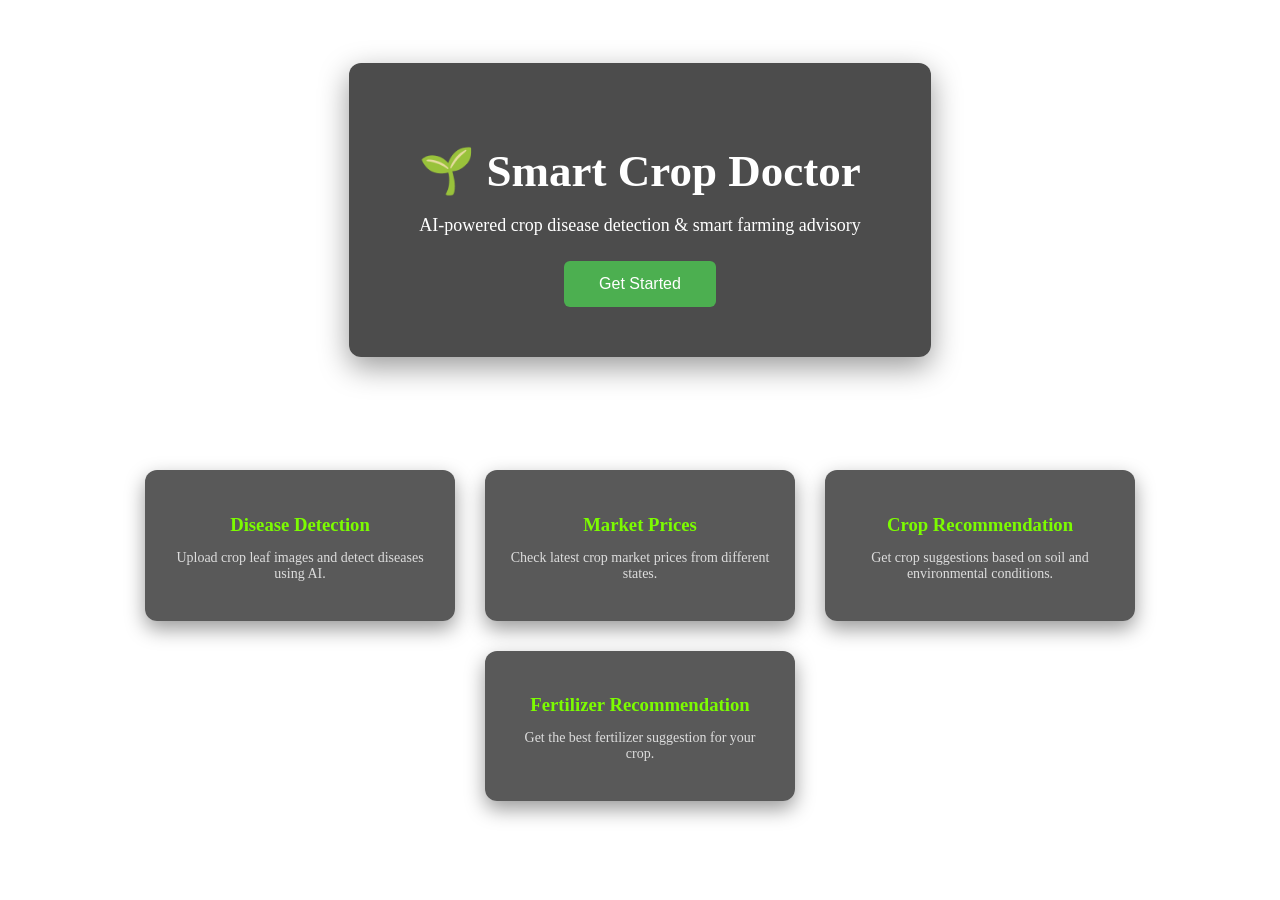
<file: index.html>
<!DOCTYPE html>
<html>

<head>

<title>Smart Crop Doctor</title>

<style>

body{
margin:0;
font-family:Segoe UI;
background:url("https://images.unsplash.com/photo-1500382017468-9049fed747ef") center/cover fixed;
color:white;
}

/* HERO */

.hero{
height:420px;
display:flex;
align-items:center;
justify-content:center;
}

.hero-box{
background:rgba(0,0,0,0.7);
padding:50px 70px;
border-radius:12px;
text-align:center;
box-shadow:0 10px 30px rgba(0,0,0,0.4);
}

.hero-box h1{
font-size:45px;
margin-bottom:10px;
}

.hero-box p{
font-size:18px;
margin-bottom:25px;
}

.hero-box button{
background:#4CAF50;
border:none;
padding:14px 35px;
color:white;
font-size:16px;
border-radius:6px;
cursor:pointer;
transition:0.3s;
}

.hero-box button:hover{
background:#2e7d32;
}

/* FEATURES */

.features{
margin-top:50px;
display:flex;
justify-content:center;
gap:30px;
flex-wrap:wrap;
padding-bottom:60px;
}

/* CARDS */

.card{
background:rgba(0,0,0,0.65);
width:260px;
padding:25px;
border-radius:12px;
text-align:center;
box-shadow:0 8px 20px rgba(0,0,0,0.4);
transition:0.3s;
}

.card:hover{
transform:translateY(-8px);
}

.card h3{
color:#7CFC00;
margin-bottom:10px;
}

.card p{
font-size:14px;
color:#ddd;
}

</style>

</head>

<body>

<!-- HERO SECTION -->

<div class="hero">

<div class="hero-box">

<h1>🌱 Smart Crop Doctor</h1>

<p>AI-powered crop disease detection & smart farming advisory</p>

<button onclick="window.location.href='/login'">Get Started</button>

</div>

</div>


<!-- FEATURES -->

<div class="features">

<div class="card">

<h3>Disease Detection</h3>

<p>Upload crop leaf images and detect diseases using AI.</p>

</div>

<div class="card">

<h3>Market Prices</h3>

<p>Check latest crop market prices from different states.</p>

</div>

<div class="card">

<h3>Crop Recommendation</h3>

<p>Get crop suggestions based on soil and environmental conditions.</p>

</div>

<div class="card">

<h3>Fertilizer Recommendation</h3>

<p>Get the best fertilizer suggestion for your crop.</p>

</div>

</div>

</body>

</html>
</file>
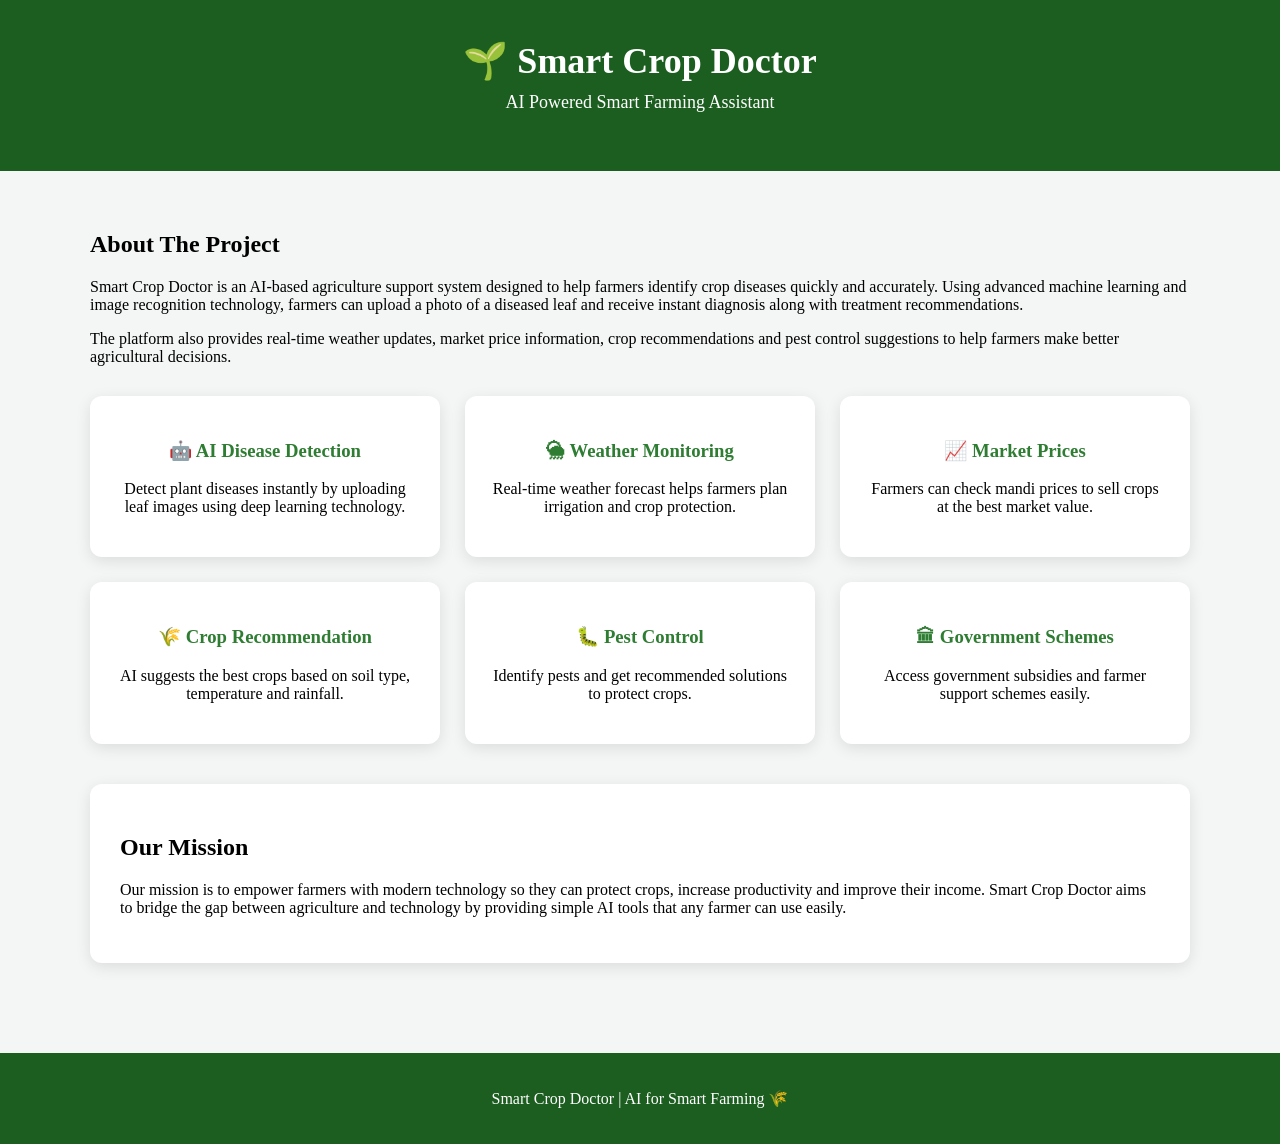
<file: about.html>
<!DOCTYPE html>
<html>
<head>

<title>About Smart Crop Doctor</title>

<style>

body{
margin:0;
font-family:Segoe UI;
background:#f4f6f5;
}

/* Header */

.header{
background:#1b5e20;
color:white;
padding:40px;
text-align:center;
}

.header h1{
margin:0;
font-size:36px;
}

.header p{
margin-top:10px;
font-size:18px;
}

/* Container */

.container{
max-width:1100px;
margin:auto;
padding:40px;
}

/* Cards */

.cards{
display:grid;
grid-template-columns:repeat(3,1fr);
gap:25px;
margin-top:30px;
}

.card{
background:white;
padding:25px;
border-radius:12px;
box-shadow:0 4px 15px rgba(0,0,0,0.1);
text-align:center;
}

.card h3{
color:#2e7d32;
}

/* Mission */

.mission{
background:white;
margin-top:40px;
padding:30px;
border-radius:12px;
box-shadow:0 4px 15px rgba(0,0,0,0.1);
}

/* Footer */

.footer{
margin-top:50px;
background:#1b5e20;
color:white;
text-align:center;
padding:20px;
}

</style>

</head>


<body>

<div class="header">

<h1>🌱 Smart Crop Doctor</h1>

<p>AI Powered Smart Farming Assistant</p>

</div>


<div class="container">

<h2>About The Project</h2>

<p>
Smart Crop Doctor is an AI-based agriculture support system designed to help farmers identify crop diseases quickly and accurately. 
Using advanced machine learning and image recognition technology, farmers can upload a photo of a diseased leaf and receive instant diagnosis along with treatment recommendations.
</p>

<p>
The platform also provides real-time weather updates, market price information, crop recommendations and pest control suggestions to help farmers make better agricultural decisions.
</p>


<div class="cards">

<div class="card">

<h3>🤖 AI Disease Detection</h3>

<p>Detect plant diseases instantly by uploading leaf images using deep learning technology.</p>

</div>


<div class="card">

<h3>🌦 Weather Monitoring</h3>

<p>Real-time weather forecast helps farmers plan irrigation and crop protection.</p>

</div>


<div class="card">

<h3>📈 Market Prices</h3>

<p>Farmers can check mandi prices to sell crops at the best market value.</p>

</div>


<div class="card">

<h3>🌾 Crop Recommendation</h3>

<p>AI suggests the best crops based on soil type, temperature and rainfall.</p>

</div>


<div class="card">

<h3>🐛 Pest Control</h3>

<p>Identify pests and get recommended solutions to protect crops.</p>

</div>


<div class="card">

<h3>🏛 Government Schemes</h3>

<p>Access government subsidies and farmer support schemes easily.</p>

</div>

</div>


<div class="mission">

<h2>Our Mission</h2>

<p>
Our mission is to empower farmers with modern technology so they can protect crops, increase productivity and improve their income. 
Smart Crop Doctor aims to bridge the gap between agriculture and technology by providing simple AI tools that any farmer can use easily.
</p>

</div>


</div>


<div class="footer">

<p>Smart Crop Doctor | AI for Smart Farming 🌾</p>

</div>


</body>
</html>
</file>
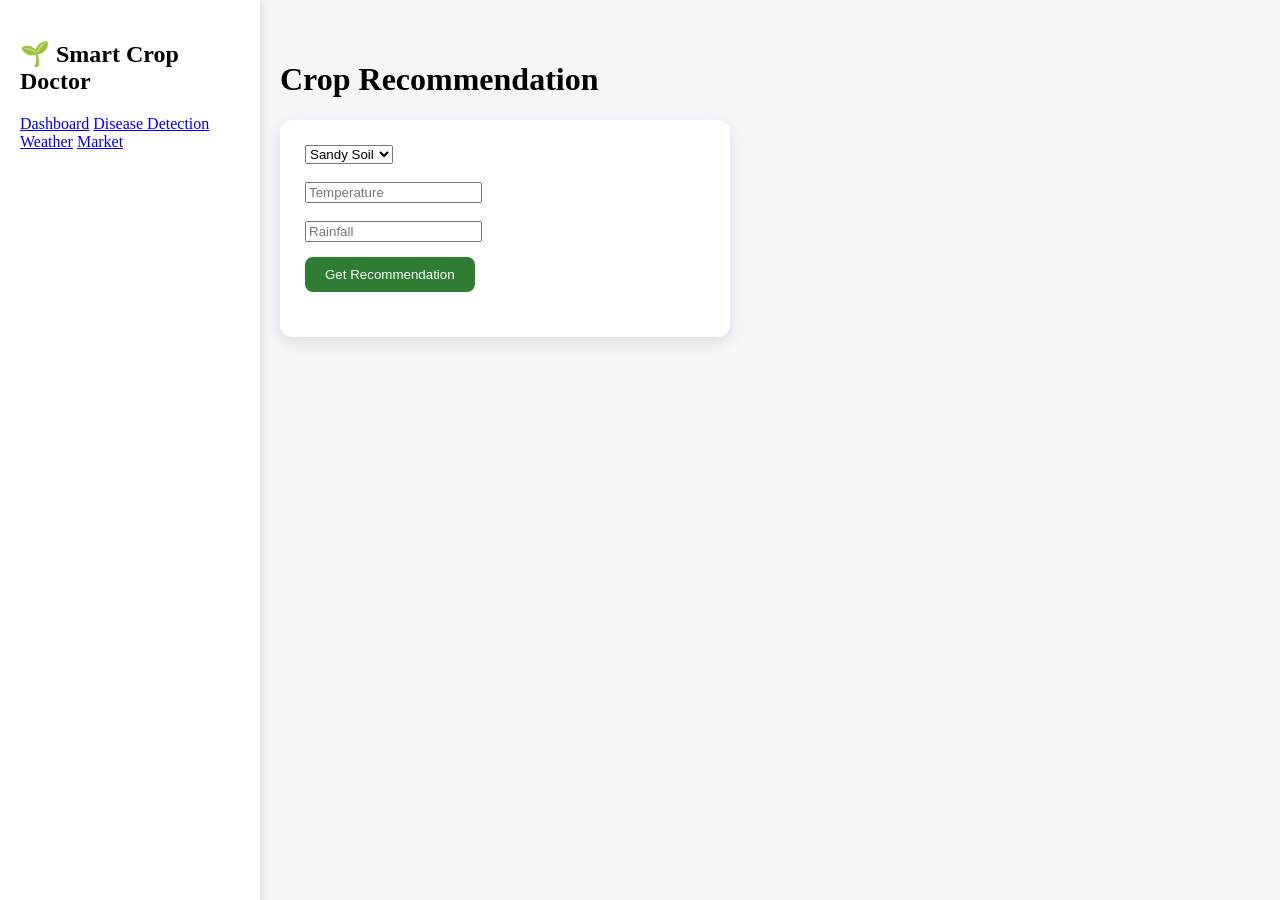
<file: crop.html>
<!DOCTYPE html>
<html>
<head>

<title>Crop Recommendation</title>

<style>

body{
font-family:Segoe UI;
background:#f4f6f9;
margin:0;
}

.sidebar{
width:220px;
height:100vh;
background:white;
position:fixed;
padding:20px;
box-shadow:2px 0 10px rgba(0,0,0,0.1);
}

.main{
margin-left:240px;
padding:40px;
}

.card{
background:white;
padding:25px;
border-radius:12px;
box-shadow:0 5px 15px rgba(0,0,0,0.1);
width:400px;
}

button{
background:#2e7d32;
color:white;
border:none;
padding:10px 20px;
border-radius:8px;
margin-top:15px;
cursor:pointer;
}

.result{
margin-top:20px;
font-weight:bold;
color:#2e7d32;
}

</style>

</head>

<body>

<div class="sidebar">

<h2>🌱 Smart Crop Doctor</h2>

<a href="/dashboard">Dashboard</a>
<a href="/detect">Disease Detection</a>
<a href="/weather">Weather</a>
<a href="/market">Market</a>

</div>

<div class="main">

<h1>Crop Recommendation</h1>

<div class="card">

<select id="soil">
<option value="sandy">Sandy Soil</option>
<option value="clay">Clay Soil</option>
<option value="loamy">Loamy Soil</option>
</select>

<br><br>

<input type="number" id="temp" placeholder="Temperature">

<br><br>

<input type="number" id="rain" placeholder="Rainfall">

<br>

<button onclick="recommend()">Get Recommendation</button>

<div class="result" id="result"></div>

</div>

</div>

<script>

function recommend(){

let soil=document.getElementById("soil").value
let temp=document.getElementById("temp").value

let crop=""

if(soil=="loamy" && temp>20){
crop="Rice 🌾"
}

else if(soil=="sandy"){
crop="Groundnut"
}

else{
crop="Wheat"
}

document.getElementById("result").innerHTML="Recommended Crop: "+crop

}

</script>

</body>
</html>
</file>
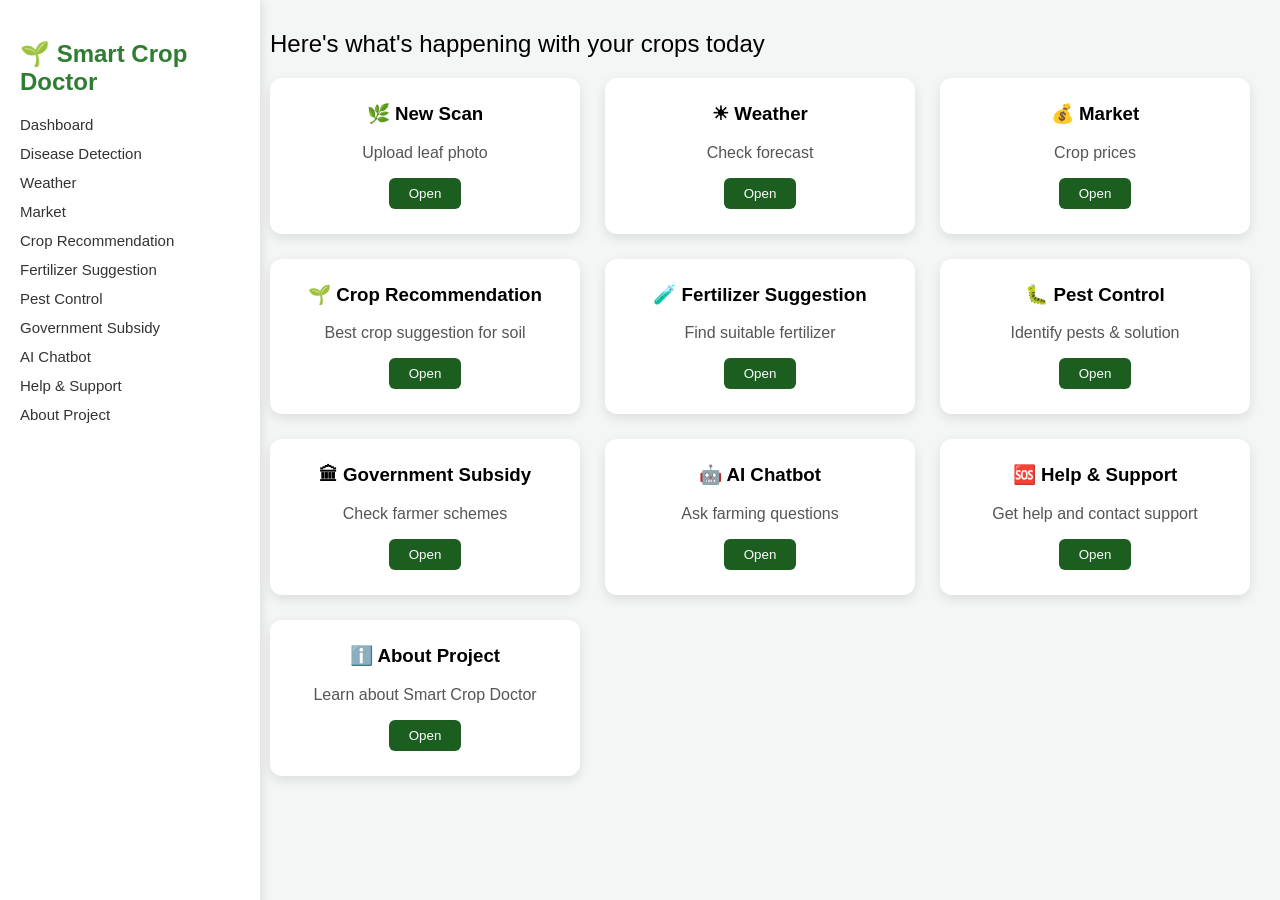
<file: dashboard.html>
<!DOCTYPE html>
<html>
<head>
<title>Smart Crop Doctor</title>

<style>

body{
margin:0;
font-family:Arial;
background:#f4f6f5;
}

/* Sidebar */

.sidebar{
width:220px;
height:100vh;
background:#ffffff;
position:fixed;
padding:20px;
box-shadow:2px 0 10px rgba(0,0,0,0.1);
}

.sidebar h2{
color:#2e7d32;
}

.sidebar a{
display:block;
margin:12px 0;
text-decoration:none;
color:#333;
font-size:15px;
}

/* Main */

.main{
margin-left:240px;
padding:30px;
}

.title{
font-size:24px;
margin-bottom:20px;
}

/* Cards */

.card-container{
display:grid;
grid-template-columns:repeat(3,1fr);
gap:25px;
}

.card{
background:white;
padding:25px;
border-radius:12px;
box-shadow:0 4px 12px rgba(0,0,0,0.1);
text-align:center;
}

.card h3{
margin-top:0;
}

.card p{
color:#555;
}

.card button{
background:#1b5e20;
color:white;
border:none;
padding:8px 20px;
border-radius:6px;
cursor:pointer;
}

.card button:hover{
background:#2e7d32;
}

</style>

</head>


<body>


<!-- Sidebar -->

<div class="sidebar">

<h2>🌱 Smart Crop Doctor</h2>

<a href="/dashboard">Dashboard</a>
<a href="/detect">Disease Detection</a>
<a href="/weather">Weather</a>
<a href="/market">Market</a>
<a href="/crop">Crop Recommendation</a>
<a href="/fertilizer">Fertilizer Suggestion</a>
<a href="/pest">Pest Control</a>
<a href="/subsidy">Government Subsidy</a>
<a href="/chatbot">AI Chatbot</a>
<a href="/help">Help & Support</a>
<a href="/about">About Project</a>

</div>


<!-- Main -->

<div class="main">

<div class="title">
Here's what's happening with your crops today
</div>


<div class="card-container">


<div class="card">
<h3>🌿 New Scan</h3>
<p>Upload leaf photo</p>
<a href="/detect">
<button>Open</button>
</a>
</div>


<div class="card">
<h3>☀ Weather</h3>
<p>Check forecast</p>
<a href="/weather">
<button>Open</button>
</a>
</div>


<div class="card">
<h3>💰 Market</h3>
<p>Crop prices</p>
<a href="/market">
<button>Open</button>
</a>
</div>


<div class="card">
<h3>🌱 Crop Recommendation</h3>
<p>Best crop suggestion for soil</p>
<a href="/crop">
<button>Open</button>
</a>
</div>


<div class="card">
<h3>🧪 Fertilizer Suggestion</h3>
<p>Find suitable fertilizer</p>
<a href="/fertilizer">
<button>Open</button>
</a>
</div>


<div class="card">
<h3>🐛 Pest Control</h3>
<p>Identify pests & solution</p>
<a href="/pest">
<button>Open</button>
</a>
</div>


<div class="card">
<h3>🏛 Government Subsidy</h3>
<p>Check farmer schemes</p>
<a href="/subsidy">
<button>Open</button>
</a>
</div>
<div class="card">

<h3>🤖 AI Chatbot</h3>

<p>Ask farming questions</p>

<a href="/chatbot">

<button>Open</button>

</a>

</div>


<div class="card">

<h3>🆘 Help & Support</h3>

<p>Get help and contact support</p>

<a href="/help">

<button>Open</button>

</a>

</div>


<div class="card">

<h3>ℹ️ About Project</h3>

<p>Learn about Smart Crop Doctor</p>

<a href="/about">

<button>Open</button>

</a>

</div>


</div>

</div>


</body>
</html>
</file>
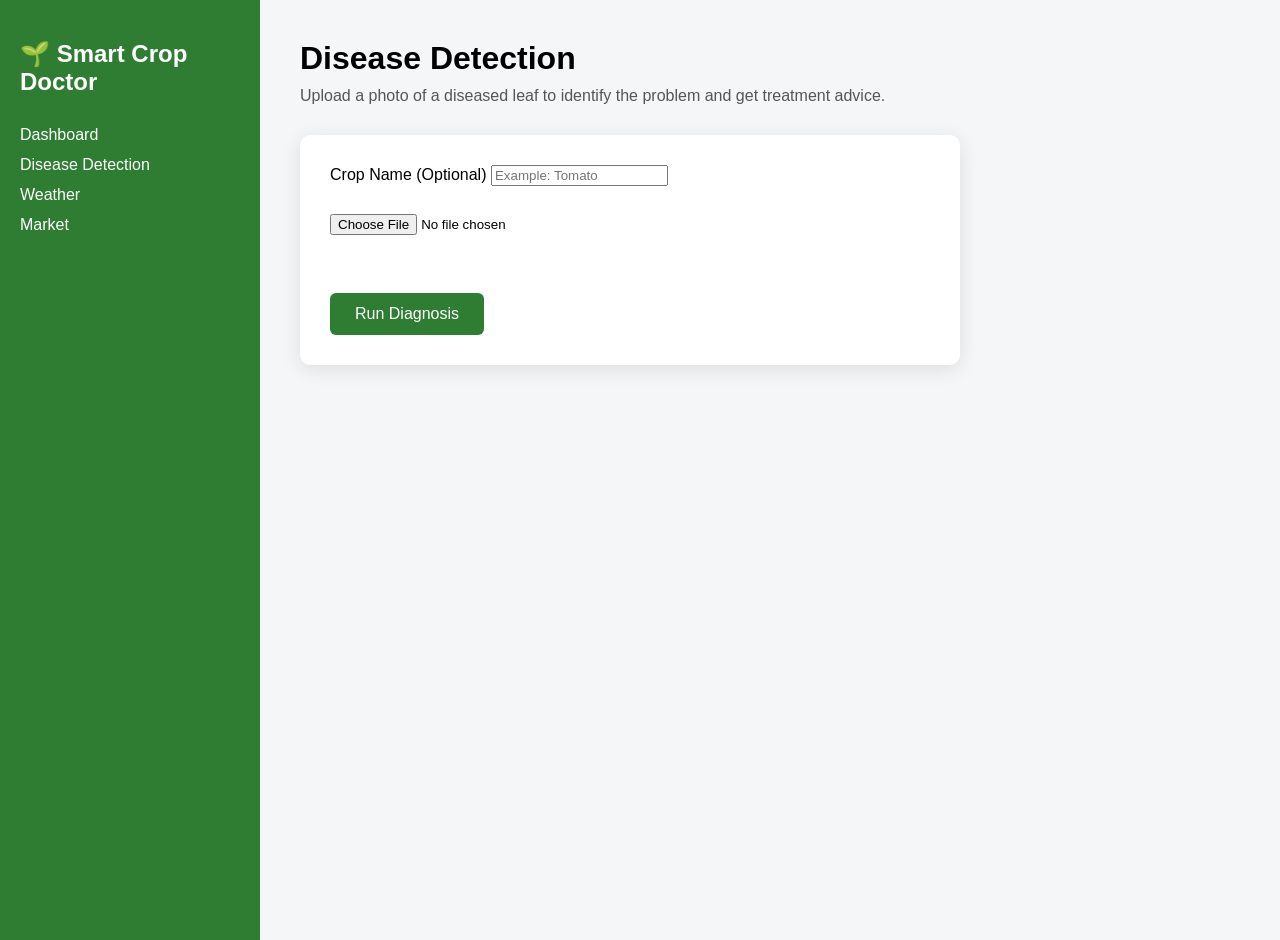
<file: detect.html>
<!DOCTYPE html>
<html>
<head>

<title>Disease Detection - Smart Crop Doctor</title>

<style>

body{
margin:0;
font-family:Arial;
background:#f4f6f8;
display:flex;
}

.sidebar{
width:220px;
background:#2e7d32;
height:100vh;
color:white;
padding:20px;
}

.sidebar h2{
margin-bottom:30px;
}

.sidebar a{
display:block;
color:white;
text-decoration:none;
margin:12px 0;
font-size:16px;
}

.sidebar a:hover{
text-decoration:underline;
}

.main{
flex:1;
padding:40px;
}

.title{
font-size:32px;
font-weight:bold;
margin-bottom:10px;
}

.subtitle{
color:#555;
margin-bottom:30px;
}

.upload-box{
background:white;
padding:30px;
border-radius:10px;
box-shadow:0 4px 20px rgba(0,0,0,0.1);
max-width:600px;
}

input[type="file"]{
margin-top:10px;
}

.preview{
margin-top:20px;
}

.preview img{
max-width:200px;
border-radius:8px;
}

button{
margin-top:20px;
padding:12px 25px;
background:#2e7d32;
color:white;
border:none;
border-radius:6px;
font-size:16px;
cursor:pointer;
}

button:hover{
background:#1b5e20;
}

.result-card{
background:white;
margin-top:30px;
padding:30px;
border-radius:10px;
box-shadow:0 5px 25px rgba(0,0,0,0.15);
max-width:650px;
}

.result-title{
font-size:30px;
color:#2e7d32;
font-weight:bold;
margin-bottom:10px;
}

.section{
margin-top:15px;
font-size:18px;
}

.label{
font-weight:bold;
}

</style>

</head>

<body>

<div class="sidebar">

<h2>🌱 Smart Crop Doctor</h2>

<a href="/dashboard">Dashboard</a>
<a href="/detect">Disease Detection</a>
<a href="/weather">Weather</a>
<a href="/market">Market</a>

</div>

<div class="main">

<div class="title">Disease Detection</div>

<div class="subtitle">
Upload a photo of a diseased leaf to identify the problem and get treatment advice.
</div>

<div class="upload-box">

<label>Crop Name (Optional)</label>
<input type="text" id="crop" placeholder="Example: Tomato">

<br><br>

<input type="file" id="imageInput" onchange="previewImage()">

<div class="preview">
<img id="previewImg">
</div>

<button onclick="detectDisease()">Run Diagnosis</button>

</div>

<div id="result"></div>

</div>

<script>

function previewImage(){

const file=document.getElementById("imageInput").files[0]

const reader=new FileReader()

reader.onload=function(){
document.getElementById("previewImg").src=reader.result
}

reader.readAsDataURL(file)

}

async function detectDisease(){

const file=document.getElementById("imageInput").files[0]

const formData=new FormData()

formData.append("file",file)

const response=await fetch("/detect",{
method:"POST",
body:formData
})

const data=await response.json()

document.getElementById("result").innerHTML=`

<div class="result-card">

<div class="result-title">
🌿 ${data.disease}
</div>

<div class="section">
<span class="label">Crop:</span> ${data.crop}
</div>

<div class="section">
<span class="label">Description:</span><br>
${data.description}
</div>

<div class="section">
<span class="label">Recommended Treatment:</span><br>
${data.treatment}
<div class="section">
<span class="label">AI Confidence:</span> ${data.confidence}%
</div>
</div>

</div>

`

}

</script>

</body>

</html>
</file>
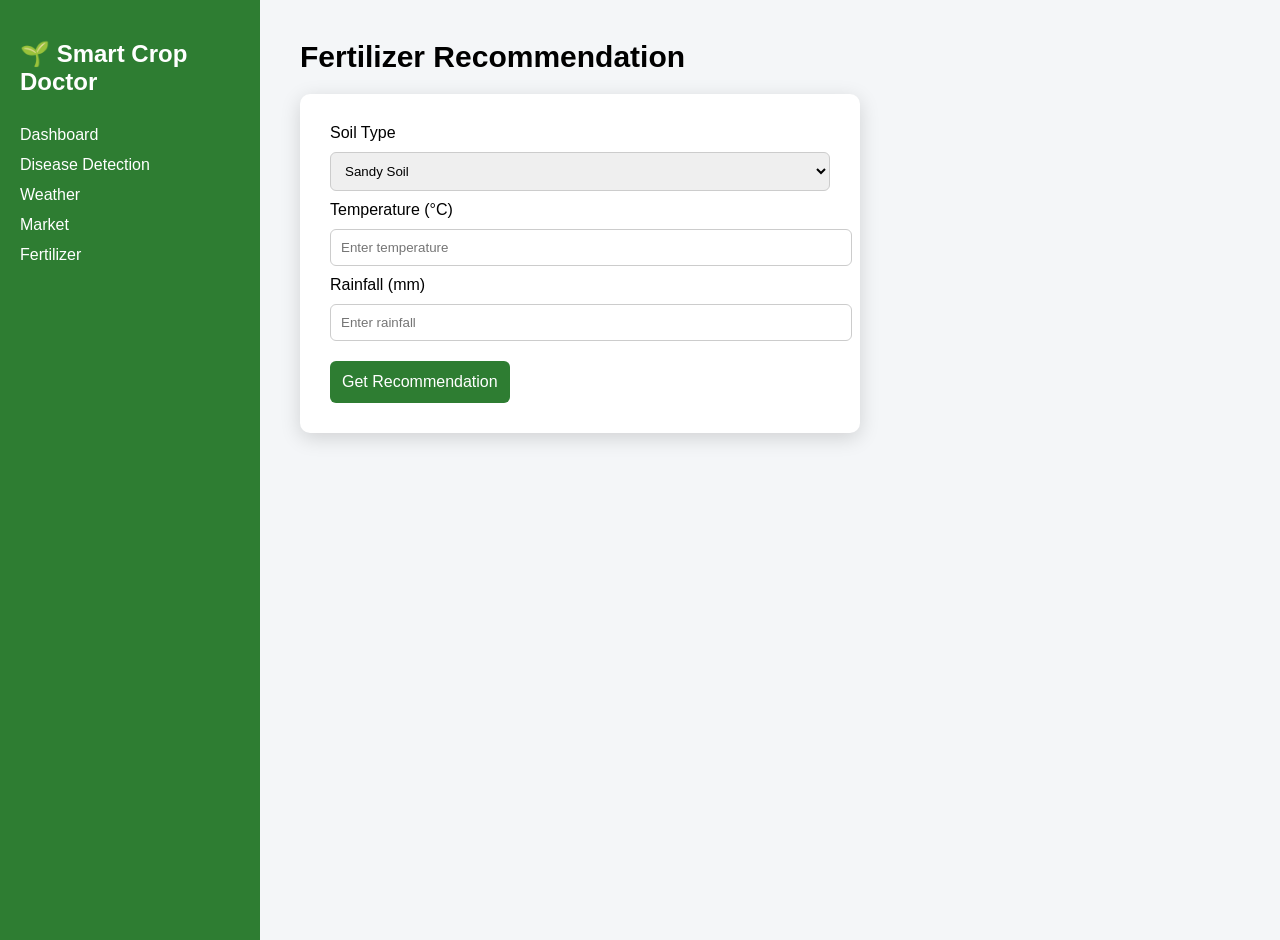
<file: fertilizer.html>
<!DOCTYPE html>
<html>

<head>

<title>Fertilizer Recommendation</title>

<style>

body{
margin:0;
font-family:Arial;
background:#f4f6f8;
display:flex;
}

.sidebar{
width:220px;
background:#2e7d32;
height:100vh;
color:white;
padding:20px;
}

.sidebar h2{
margin-bottom:30px;
}

.sidebar a{
display:block;
color:white;
text-decoration:none;
margin:12px 0;
font-size:16px;
}

.sidebar a:hover{
text-decoration:underline;
}

.main{
flex:1;
padding:40px;
}

.title{
font-size:30px;
font-weight:bold;
margin-bottom:20px;
}

.card{
background:white;
padding:30px;
border-radius:10px;
box-shadow:0 5px 20px rgba(0,0,0,0.15);
max-width:500px;
}

select,input{
width:100%;
padding:10px;
margin:10px 0;
border-radius:6px;
border:1px solid #ccc;
}

button{
margin-top:10px;
padding:12px;
background:#2e7d32;
color:white;
border:none;
border-radius:6px;
font-size:16px;
cursor:pointer;
}

button:hover{
background:#1b5e20;
}

.result-card{
background:white;
margin-top:30px;
padding:25px;
border-radius:10px;
box-shadow:0 5px 25px rgba(0,0,0,0.2);
max-width:500px;
}

.result-title{
font-size:24px;
color:#2e7d32;
font-weight:bold;
margin-bottom:10px;
}

</style>

</head>

<body>

<div class="sidebar">

<h2>🌱 Smart Crop Doctor</h2>

<a href="/dashboard">Dashboard</a>
<a href="/detect">Disease Detection</a>
<a href="/weather">Weather</a>
<a href="/market">Market</a>
<a href="/fertilizer">Fertilizer</a>

</div>


<div class="main">

<div class="title">Fertilizer Recommendation</div>

<div class="card">

<label>Soil Type</label>

<select id="soil">

<option>Sandy Soil</option>
<option>Clay Soil</option>
<option>Loamy Soil</option>

</select>


<label>Temperature (°C)</label>

<input type="number" id="temperature" placeholder="Enter temperature">


<label>Rainfall (mm)</label>

<input type="number" id="rainfall" placeholder="Enter rainfall">


<button onclick="getRecommendation()">Get Recommendation</button>

</div>


<div id="result"></div>

</div>


<script>

async function getRecommendation(){

const soil=document.getElementById("soil").value
const temp=document.getElementById("temperature").value
const rain=document.getElementById("rainfall").value

const response=await fetch("/fertilizer-recommend",{

method:"POST",

headers:{
"Content-Type":"application/json"
},

body:JSON.stringify({

soil:soil,
temperature:temp,
rainfall:rain

})

})

const data=await response.json()

document.getElementById("result").innerHTML=`

<div class="result-card">

<div class="result-title">Recommended Fertilizer</div>

<p><b>${data.fertilizer}</b></p>

<h4>Farmer Advice</h4>

<p>${data.advice}</p>

</div>

`

}

</script>

</body>

</html>
</file>
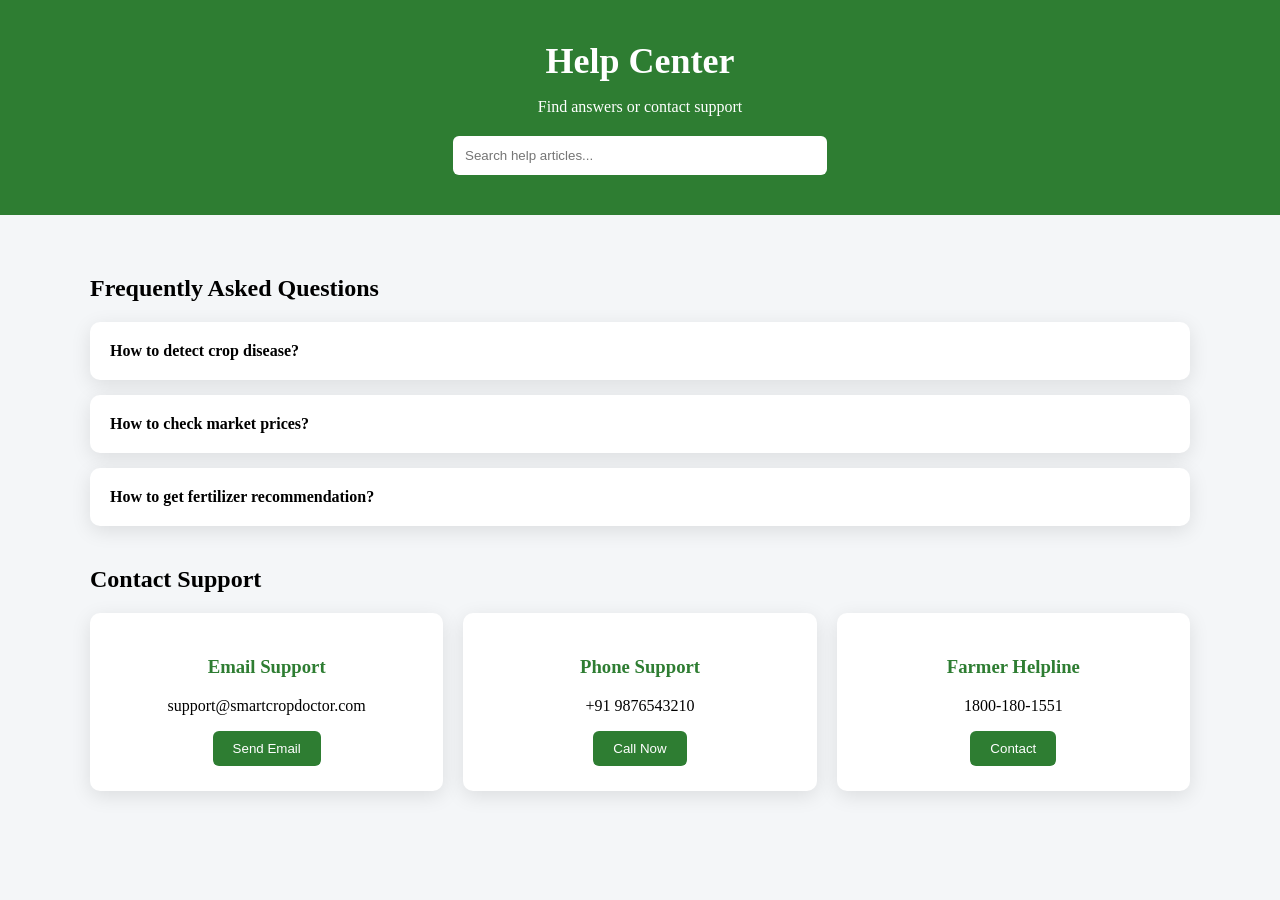
<file: help.html>
<!DOCTYPE html>
<html>

<head>

<title>Help Center</title>

<style>

body{
font-family:Segoe UI;
margin:0;
background:#f4f6f8;
}

.header{
background:#2e7d32;
color:white;
padding:40px;
text-align:center;
}

.header h1{
margin:0;
font-size:36px;
}

.search-box{
margin-top:20px;
}

.search-box input{
padding:12px;
width:350px;
border:none;
border-radius:6px;
}

.container{
max-width:1100px;
margin:auto;
padding:40px;
}

.section{
margin-bottom:40px;
}

.card{
background:white;
padding:20px;
border-radius:10px;
box-shadow:0 5px 20px rgba(0,0,0,0.1);
margin-bottom:15px;
}

.faq-question{
cursor:pointer;
font-weight:bold;
}

.faq-answer{
display:none;
margin-top:10px;
color:#555;
}

.contact-grid{
display:grid;
grid-template-columns:repeat(3,1fr);
gap:20px;
}

.contact-box{
background:white;
padding:25px;
border-radius:10px;
text-align:center;
box-shadow:0 5px 20px rgba(0,0,0,0.1);
}

.contact-box h3{
color:#2e7d32;
}

button{
background:#2e7d32;
color:white;
border:none;
padding:10px 20px;
border-radius:6px;
cursor:pointer;
}

button:hover{
background:#1b5e20;
}

</style>

</head>

<body>

<div class="header">

<h1>Help Center</h1>

<p>Find answers or contact support</p>

<div class="search-box">
<input placeholder="Search help articles...">
</div>

</div>


<div class="container">


<div class="section">

<h2>Frequently Asked Questions</h2>

<div class="card">
<div class="faq-question" onclick="toggle(this)">
How to detect crop disease?
</div>

<div class="faq-answer">
Go to Disease Detection page and upload crop leaf image.
</div>
</div>


<div class="card">
<div class="faq-question" onclick="toggle(this)">
How to check market prices?
</div>

<div class="faq-answer">
Enter crop name in Market Prices page to view latest prices.
</div>
</div>


<div class="card">
<div class="faq-question" onclick="toggle(this)">
How to get fertilizer recommendation?
</div>

<div class="faq-answer">
Enter soil type, rainfall and temperature in fertilizer page.
</div>
</div>

</div>


<div class="section">

<h2>Contact Support</h2>

<div class="contact-grid">

<div class="contact-box">
<h3>Email Support</h3>
<p>support@smartcropdoctor.com</p>
<button>Send Email</button>
</div>

<div class="contact-box">
<h3>Phone Support</h3>
<p>+91 9876543210</p>
<button>Call Now</button>
</div>

<div class="contact-box">
<h3>Farmer Helpline</h3>
<p>1800-180-1551</p>
<button>Contact</button>
</div>

</div>

</div>


</div>


<script>

function toggle(element){

let answer = element.nextElementSibling

if(answer.style.display=="block")
answer.style.display="none"
else
answer.style.display="block"

}

</script>


</body>

</html>
</file>
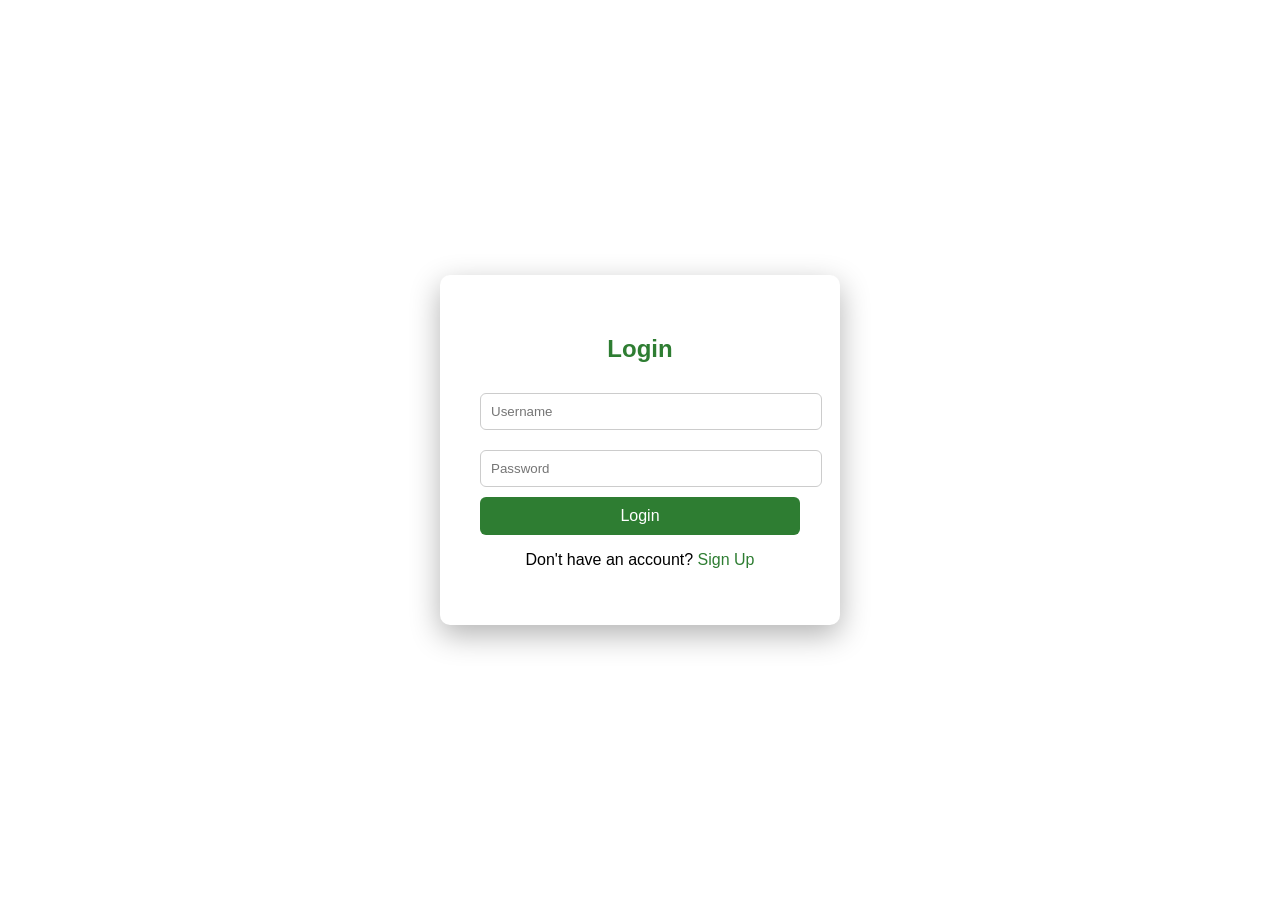
<file: login.html>
<!DOCTYPE html>
<html>
<head>
<title>Smart Crop Doctor - Login</title>

<style>

body{
margin:0;
font-family:Arial;
height:100vh;
display:flex;
justify-content:center;
align-items:center;
background-image:url("https://images.unsplash.com/photo-1500382017468-9049fed747ef");
background-size:cover;
}

.box{
background:white;
padding:40px;
border-radius:10px;
width:320px;
text-align:center;
box-shadow:0 10px 30px rgba(0,0,0,0.3);
}

h2{
margin-bottom:20px;
color:#2e7d32;
}

input{
width:100%;
padding:10px;
margin:10px 0;
border-radius:6px;
border:1px solid #ccc;
}

button{
width:100%;
padding:10px;
background:#2e7d32;
color:white;
border:none;
border-radius:6px;
font-size:16px;
cursor:pointer;
}

button:hover{
background:#1b5e20;
}

a{
color:#2e7d32;
text-decoration:none;
}

</style>

</head>

<body>

<div class="box">

<h2>Login</h2>

<input type="text" id="username" placeholder="Username">

<input type="password" id="password" placeholder="Password">

<button onclick="login()">Login</button>

<p>Don't have an account? <a href="/signup">Sign Up</a></p>

</div>

<script>

async function login(){

const username=document.getElementById("username").value
const password=document.getElementById("password").value

const response=await fetch("/login",{

method:"POST",

headers:{
"Content-Type":"application/json"
},

body:JSON.stringify({
username:username,
password:password
})

})

const data=await response.json()

alert(data.message)

if(data.message==="Login successful"){
window.location="/dashboard"
}

}

</script>

</body>
</html>
</file>
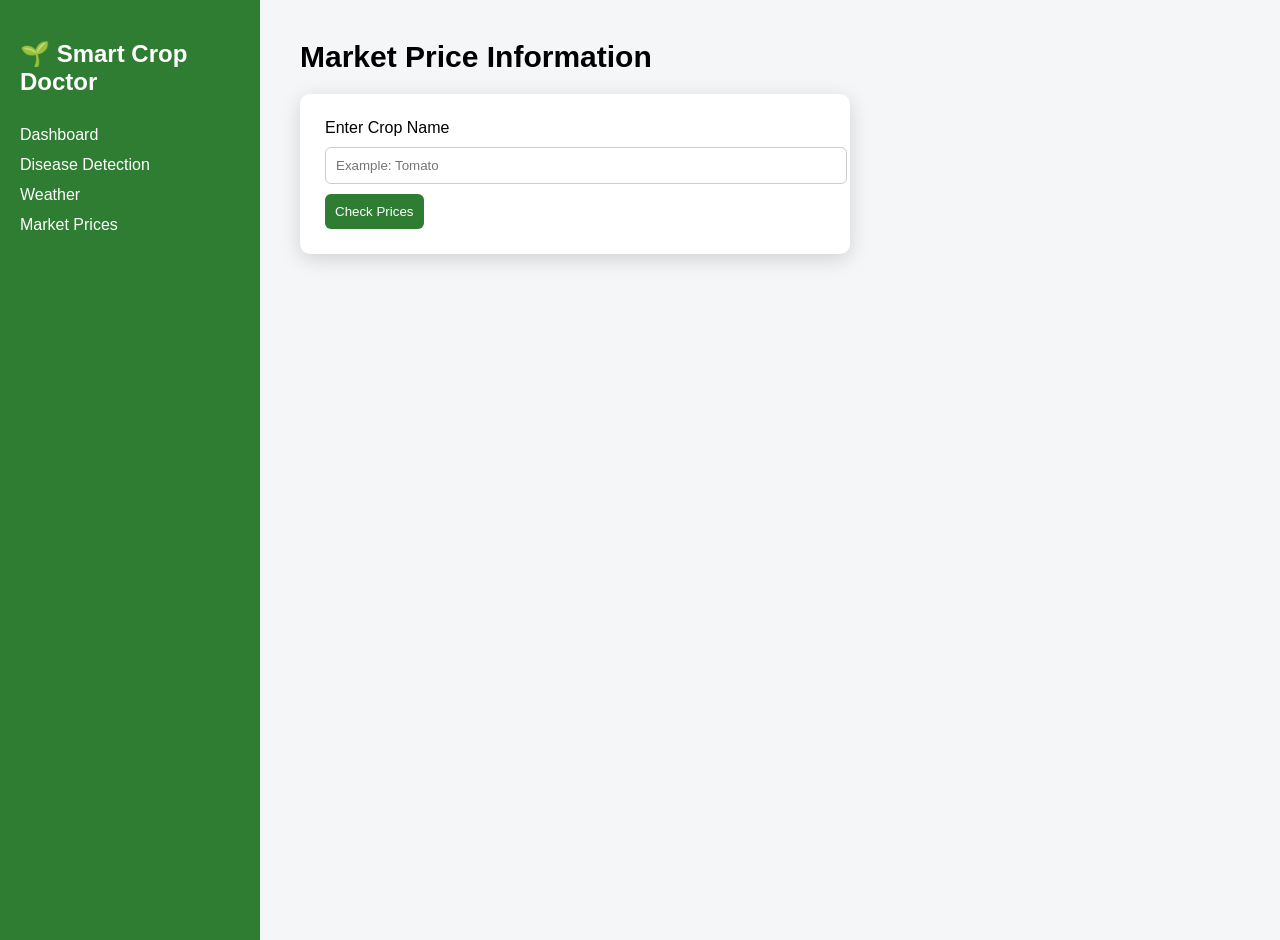
<file: market.html>
<!DOCTYPE html>
<html>

<head>

<title>Market Prices</title>

<style>

body{
margin:0;
font-family:Arial;
background:#f4f6f8;
display:flex;
}

.sidebar{
width:220px;
background:#2e7d32;
height:100vh;
color:white;
padding:20px;
}

.sidebar h2{
margin-bottom:30px;
}

.sidebar a{
display:block;
color:white;
text-decoration:none;
margin:12px 0;
}

.sidebar a:hover{
text-decoration:underline;
}

.main{
flex:1;
padding:40px;
}

.title{
font-size:30px;
font-weight:bold;
margin-bottom:20px;
}

.search-box{
background:white;
padding:25px;
border-radius:10px;
box-shadow:0 5px 20px rgba(0,0,0,0.15);
max-width:500px;
}

input{
width:100%;
padding:10px;
margin-top:10px;
border-radius:6px;
border:1px solid #ccc;
}

button{
margin-top:10px;
padding:10px;
background:#2e7d32;
color:white;
border:none;
border-radius:6px;
cursor:pointer;
}

button:hover{
background:#1b5e20;
}

table{
margin-top:30px;
width:100%;
border-collapse:collapse;
background:white;
box-shadow:0 5px 20px rgba(0,0,0,0.15);
}

th,td{
padding:12px;
border-bottom:1px solid #ddd;
text-align:left;
}

th{
background:#2e7d32;
color:white;
}

</style>

</head>

<body>

<div class="sidebar">

<h2>🌱 Smart Crop Doctor</h2>

<a href="/dashboard">Dashboard</a>
<a href="/detect">Disease Detection</a>
<a href="/weather">Weather</a>
<a href="/market">Market Prices</a>

</div>

<div class="main">

<div class="title">Market Price Information</div>

<div class="search-box">

<label>Enter Crop Name</label>

<input type="text" id="crop" placeholder="Example: Tomato">

<button onclick="getMarket()">Check Prices</button>

</div>

<table id="marketTable" style="display:none">

<thead>

<tr>
<th>Market</th>
<th>State</th>
<th>Price (₹)</th>
</tr>

</thead>

<tbody id="tableBody"></tbody>

</table>

</div>

<script>

async function getMarket(){

const crop=document.getElementById("crop").value

const response=await fetch("/market-data/"+crop)

const data=await response.json()

const table=document.getElementById("marketTable")
const body=document.getElementById("tableBody")

body.innerHTML=""

data.data.forEach(item=>{

body.innerHTML+=`

<tr>
<td>${item.market}</td>
<td>${item.state}</td>
<td>${item.price}</td>
</tr>

`

})

table.style.display="table"

}

</script>

</body>

</html>
</file>
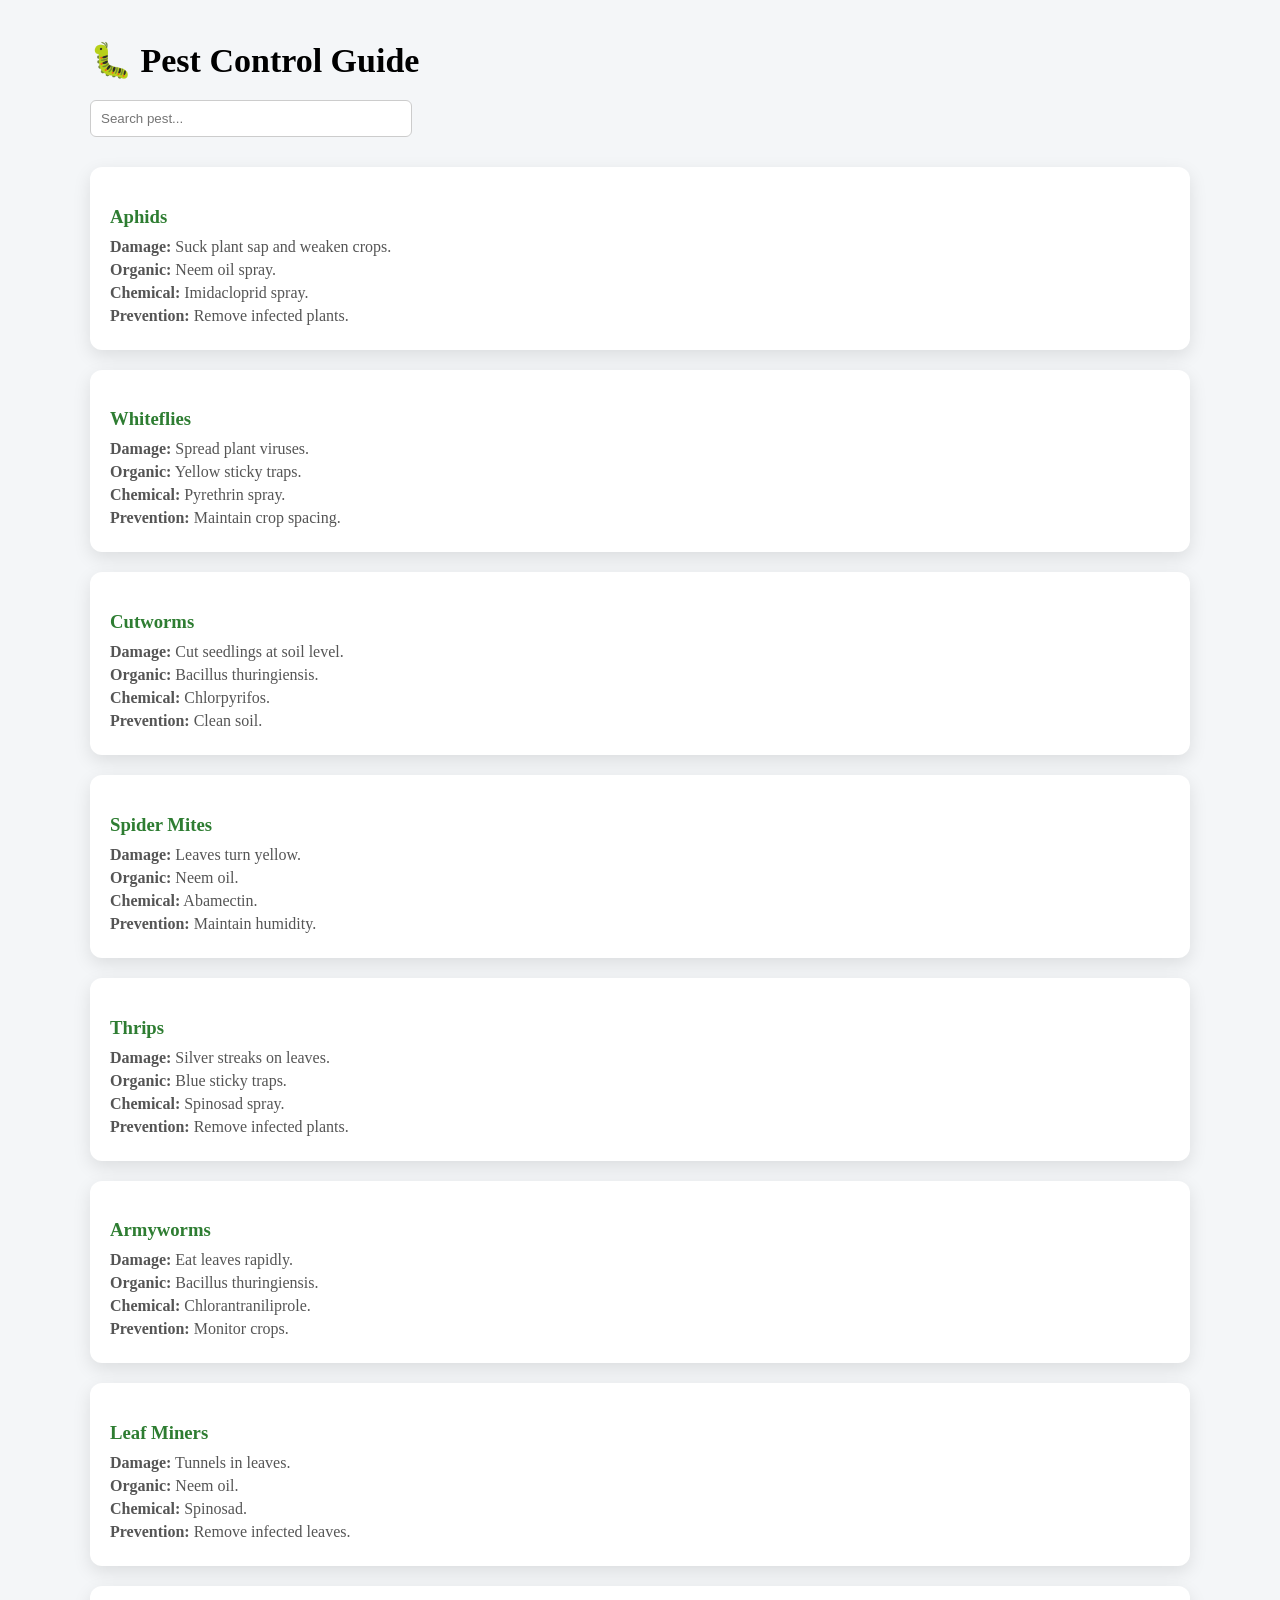
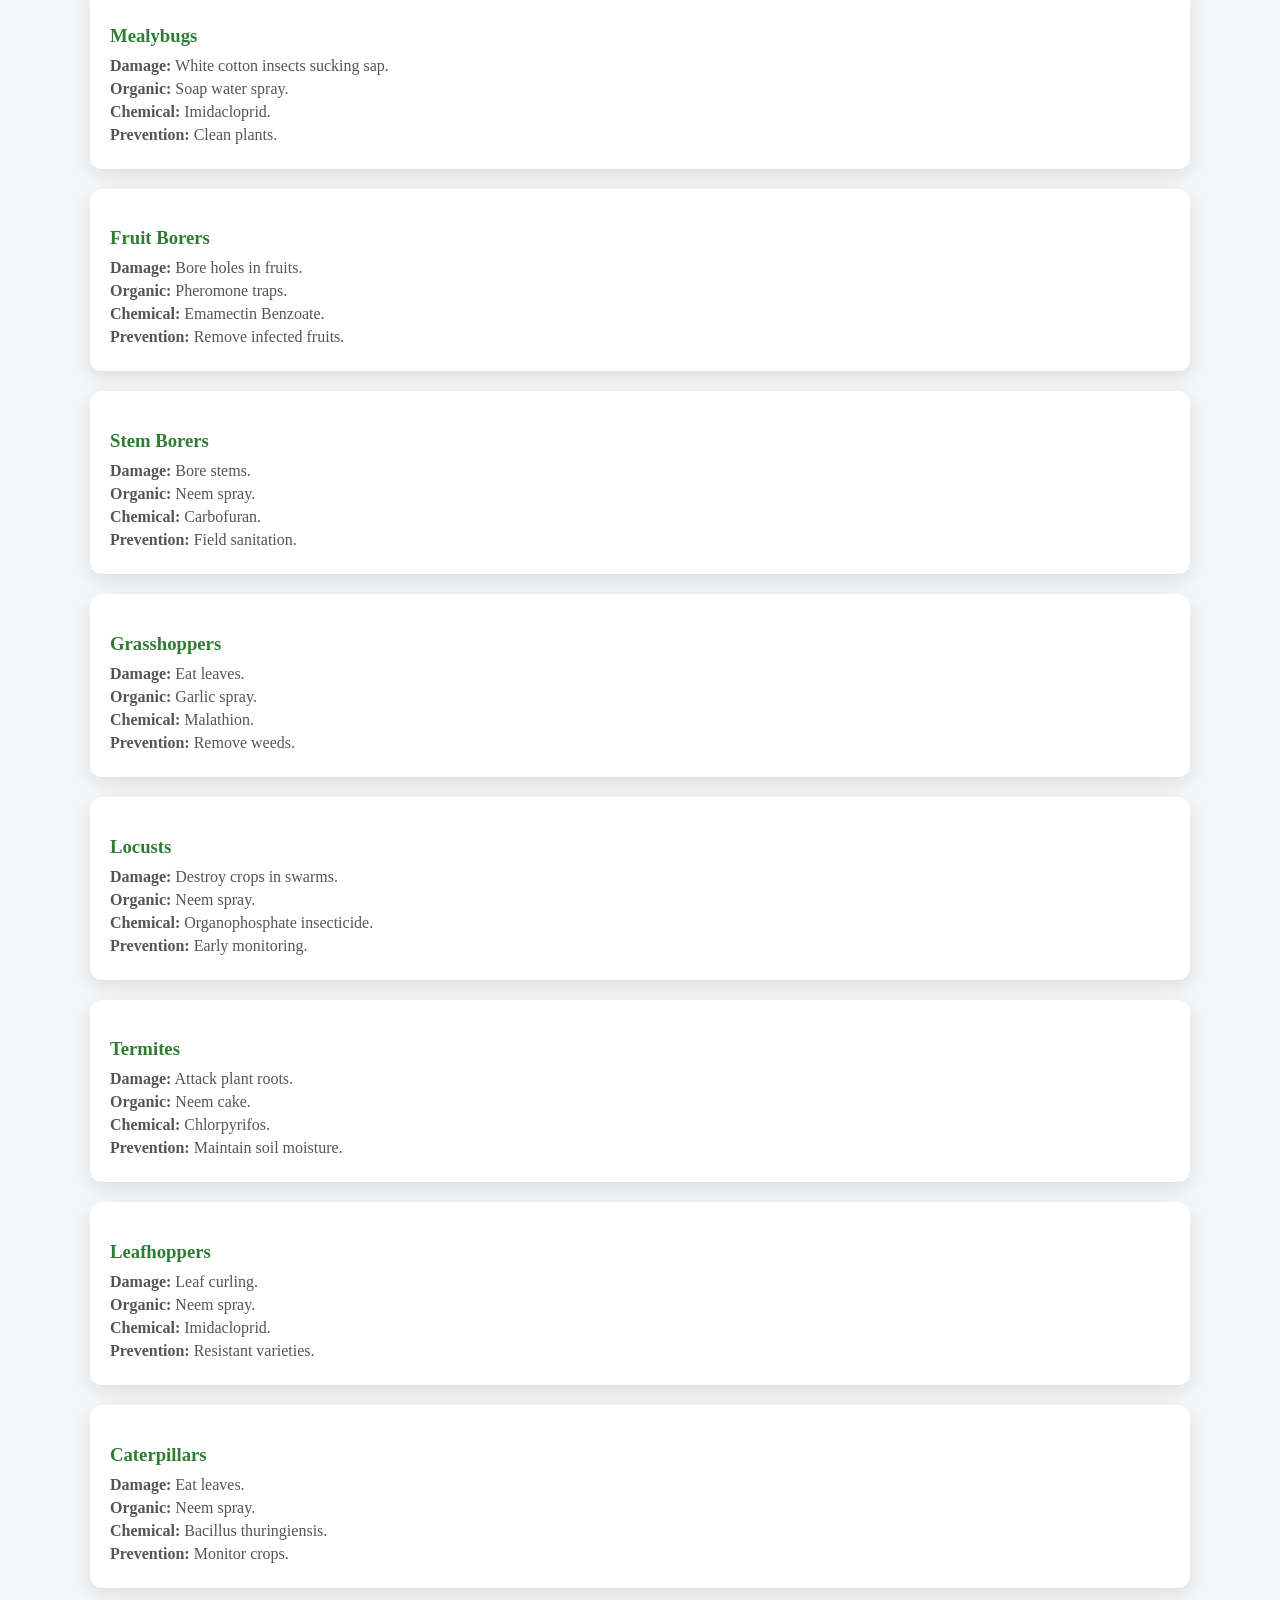
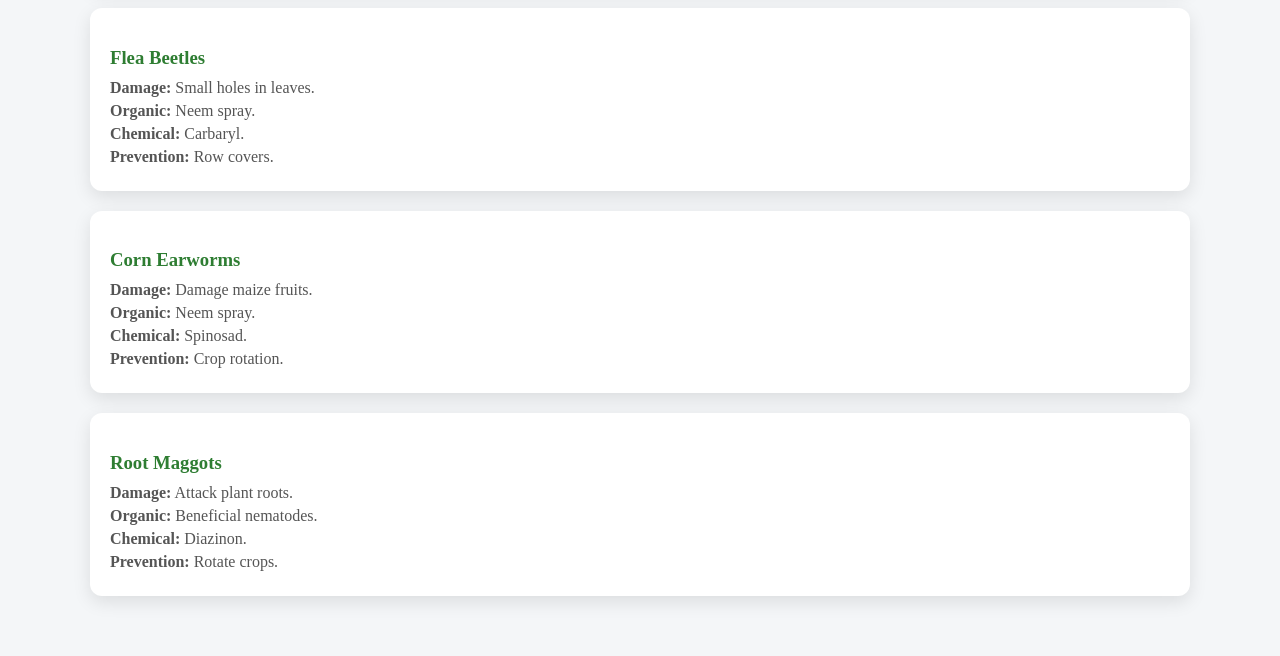
<file: pest.html>
<!DOCTYPE html>
<html>

<head>

<title>Pest Control Guide</title>

<style>

body{
font-family:Segoe UI;
background:#f4f6f8;
margin:0;
}

.container{
max-width:1100px;
margin:auto;
padding:40px;
}

.title{
font-size:34px;
font-weight:bold;
margin-bottom:20px;
}

.search{
margin-bottom:30px;
}

.search input{
padding:10px;
width:300px;
border-radius:6px;
border:1px solid #ccc;
}

.card{
background:white;
padding:20px;
margin-bottom:20px;
border-radius:12px;
box-shadow:0 6px 18px rgba(0,0,0,0.1);
}

.card h3{
color:#2e7d32;
margin-bottom:10px;
}

.card p{
margin:5px 0;
color:#555;
}

</style>

</head>

<body>

<div class="container">

<div class="title">🐛 Pest Control Guide</div>

<div class="search">
<input id="search" onkeyup="searchPest()" placeholder="Search pest...">
</div>

<div id="pestList">

<div class="card"><h3>Aphids</h3>
<p><b>Damage:</b> Suck plant sap and weaken crops.</p>
<p><b>Organic:</b> Neem oil spray.</p>
<p><b>Chemical:</b> Imidacloprid spray.</p>
<p><b>Prevention:</b> Remove infected plants.</p></div>

<div class="card"><h3>Whiteflies</h3>
<p><b>Damage:</b> Spread plant viruses.</p>
<p><b>Organic:</b> Yellow sticky traps.</p>
<p><b>Chemical:</b> Pyrethrin spray.</p>
<p><b>Prevention:</b> Maintain crop spacing.</p></div>

<div class="card"><h3>Cutworms</h3>
<p><b>Damage:</b> Cut seedlings at soil level.</p>
<p><b>Organic:</b> Bacillus thuringiensis.</p>
<p><b>Chemical:</b> Chlorpyrifos.</p>
<p><b>Prevention:</b> Clean soil.</p></div>

<div class="card"><h3>Spider Mites</h3>
<p><b>Damage:</b> Leaves turn yellow.</p>
<p><b>Organic:</b> Neem oil.</p>
<p><b>Chemical:</b> Abamectin.</p>
<p><b>Prevention:</b> Maintain humidity.</p></div>

<div class="card"><h3>Thrips</h3>
<p><b>Damage:</b> Silver streaks on leaves.</p>
<p><b>Organic:</b> Blue sticky traps.</p>
<p><b>Chemical:</b> Spinosad spray.</p>
<p><b>Prevention:</b> Remove infected plants.</p></div>

<div class="card"><h3>Armyworms</h3>
<p><b>Damage:</b> Eat leaves rapidly.</p>
<p><b>Organic:</b> Bacillus thuringiensis.</p>
<p><b>Chemical:</b> Chlorantraniliprole.</p>
<p><b>Prevention:</b> Monitor crops.</p></div>

<div class="card"><h3>Leaf Miners</h3>
<p><b>Damage:</b> Tunnels in leaves.</p>
<p><b>Organic:</b> Neem oil.</p>
<p><b>Chemical:</b> Spinosad.</p>
<p><b>Prevention:</b> Remove infected leaves.</p></div>

<div class="card"><h3>Mealybugs</h3>
<p><b>Damage:</b> White cotton insects sucking sap.</p>
<p><b>Organic:</b> Soap water spray.</p>
<p><b>Chemical:</b> Imidacloprid.</p>
<p><b>Prevention:</b> Clean plants.</p></div>

<div class="card"><h3>Fruit Borers</h3>
<p><b>Damage:</b> Bore holes in fruits.</p>
<p><b>Organic:</b> Pheromone traps.</p>
<p><b>Chemical:</b> Emamectin Benzoate.</p>
<p><b>Prevention:</b> Remove infected fruits.</p></div>

<div class="card"><h3>Stem Borers</h3>
<p><b>Damage:</b> Bore stems.</p>
<p><b>Organic:</b> Neem spray.</p>
<p><b>Chemical:</b> Carbofuran.</p>
<p><b>Prevention:</b> Field sanitation.</p></div>

<div class="card"><h3>Grasshoppers</h3>
<p><b>Damage:</b> Eat leaves.</p>
<p><b>Organic:</b> Garlic spray.</p>
<p><b>Chemical:</b> Malathion.</p>
<p><b>Prevention:</b> Remove weeds.</p></div>

<div class="card"><h3>Locusts</h3>
<p><b>Damage:</b> Destroy crops in swarms.</p>
<p><b>Organic:</b> Neem spray.</p>
<p><b>Chemical:</b> Organophosphate insecticide.</p>
<p><b>Prevention:</b> Early monitoring.</p></div>

<div class="card"><h3>Termites</h3>
<p><b>Damage:</b> Attack plant roots.</p>
<p><b>Organic:</b> Neem cake.</p>
<p><b>Chemical:</b> Chlorpyrifos.</p>
<p><b>Prevention:</b> Maintain soil moisture.</p></div>

<div class="card"><h3>Leafhoppers</h3>
<p><b>Damage:</b> Leaf curling.</p>
<p><b>Organic:</b> Neem spray.</p>
<p><b>Chemical:</b> Imidacloprid.</p>
<p><b>Prevention:</b> Resistant varieties.</p></div>

<div class="card"><h3>Caterpillars</h3>
<p><b>Damage:</b> Eat leaves.</p>
<p><b>Organic:</b> Neem spray.</p>
<p><b>Chemical:</b> Bacillus thuringiensis.</p>
<p><b>Prevention:</b> Monitor crops.</p></div>

<div class="card"><h3>Flea Beetles</h3>
<p><b>Damage:</b> Small holes in leaves.</p>
<p><b>Organic:</b> Neem spray.</p>
<p><b>Chemical:</b> Carbaryl.</p>
<p><b>Prevention:</b> Row covers.</p></div>

<div class="card"><h3>Corn Earworms</h3>
<p><b>Damage:</b> Damage maize fruits.</p>
<p><b>Organic:</b> Neem spray.</p>
<p><b>Chemical:</b> Spinosad.</p>
<p><b>Prevention:</b> Crop rotation.</p></div>

<div class="card"><h3>Root Maggots</h3>
<p><b>Damage:</b> Attack plant roots.</p>
<p><b>Organic:</b> Beneficial nematodes.</p>
<p><b>Chemical:</b> Diazinon.</p>
<p><b>Prevention:</b> Rotate crops.</p></div>

</div>

</div>

<script>

function searchPest(){

let input=document.getElementById("search").value.toLowerCase()
let cards=document.getElementsByClassName("card")

for(let i=0;i<cards.length;i++){

let text=cards[i].innerText.toLowerCase()

if(text.includes(input))
cards[i].style.display="block"
else
cards[i].style.display="none"

}

}

</script>

</body>

</html>
</file>
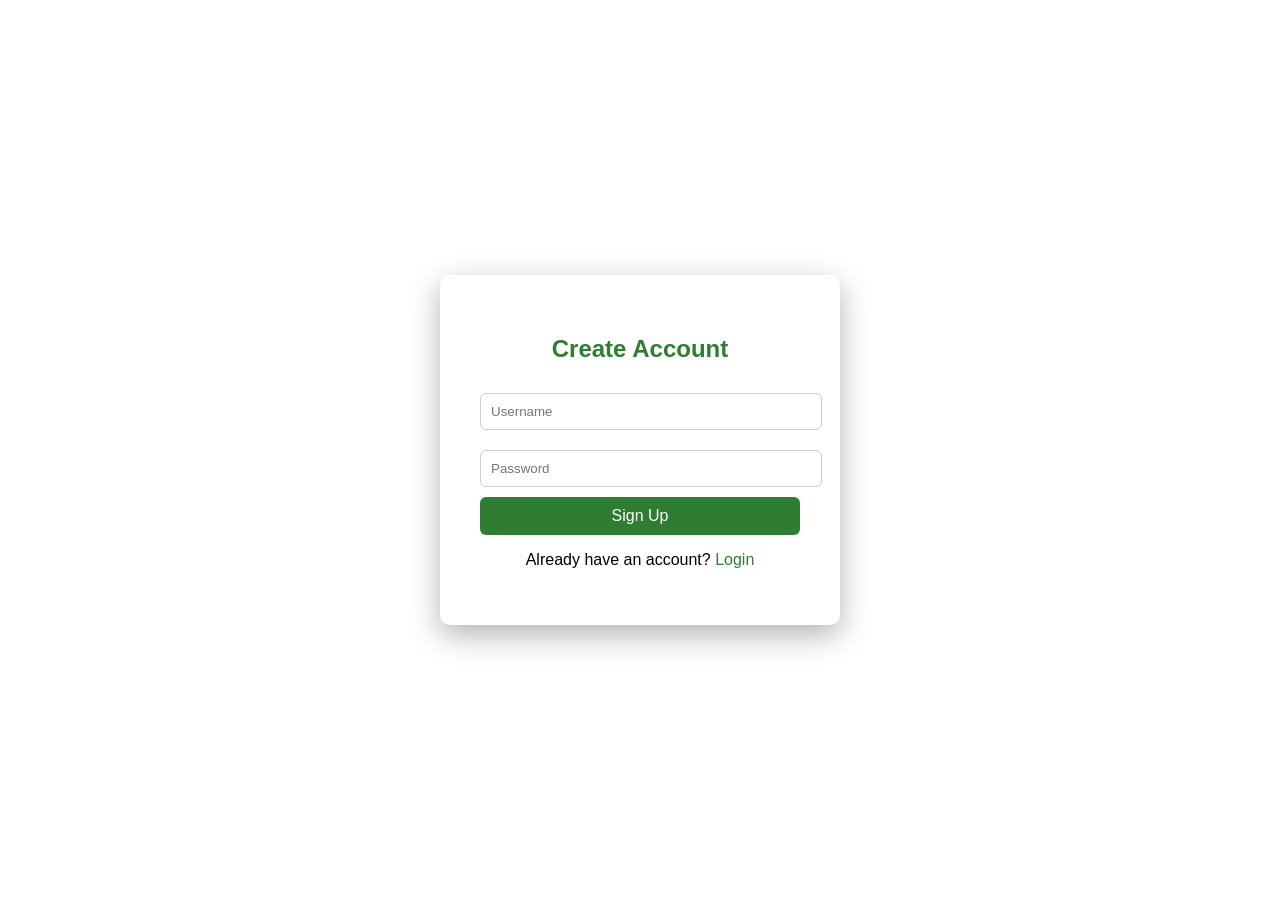
<file: signup.html>
<!DOCTYPE html>
<html>
<head>
<title>Smart Crop Doctor - Sign Up</title>

<style>

body{
margin:0;
font-family:Arial;
height:100vh;
display:flex;
justify-content:center;
align-items:center;
background-image:url("https://images.unsplash.com/photo-1500382017468-9049fed747ef");
background-size:cover;
}

.box{
background:white;
padding:40px;
border-radius:10px;
width:320px;
text-align:center;
box-shadow:0 10px 30px rgba(0,0,0,0.3);
}

h2{
margin-bottom:20px;
color:#2e7d32;
}

input{
width:100%;
padding:10px;
margin:10px 0;
border-radius:6px;
border:1px solid #ccc;
}

button{
width:100%;
padding:10px;
background:#2e7d32;
color:white;
border:none;
border-radius:6px;
font-size:16px;
cursor:pointer;
}

button:hover{
background:#1b5e20;
}

a{
color:#2e7d32;
text-decoration:none;
}

</style>

</head>

<body>

<div class="box">

<h2>Create Account</h2>

<input type="text" id="username" placeholder="Username">

<input type="password" id="password" placeholder="Password">

<button onclick="signup()">Sign Up</button>

<p>Already have an account? <a href="/login">Login</a></p>

</div>

<script>

async function signup(){

const username=document.getElementById("username").value
const password=document.getElementById("password").value

const response=await fetch("/signup",{

method:"POST",

headers:{
"Content-Type":"application/json"
},

body:JSON.stringify({
username:username,
password:password
})

})

const data=await response.json()

alert(data.message)

if(data.message==="User registered successfully"){
window.location="/login"
}

}

</script>

</body>
</html>
</file>
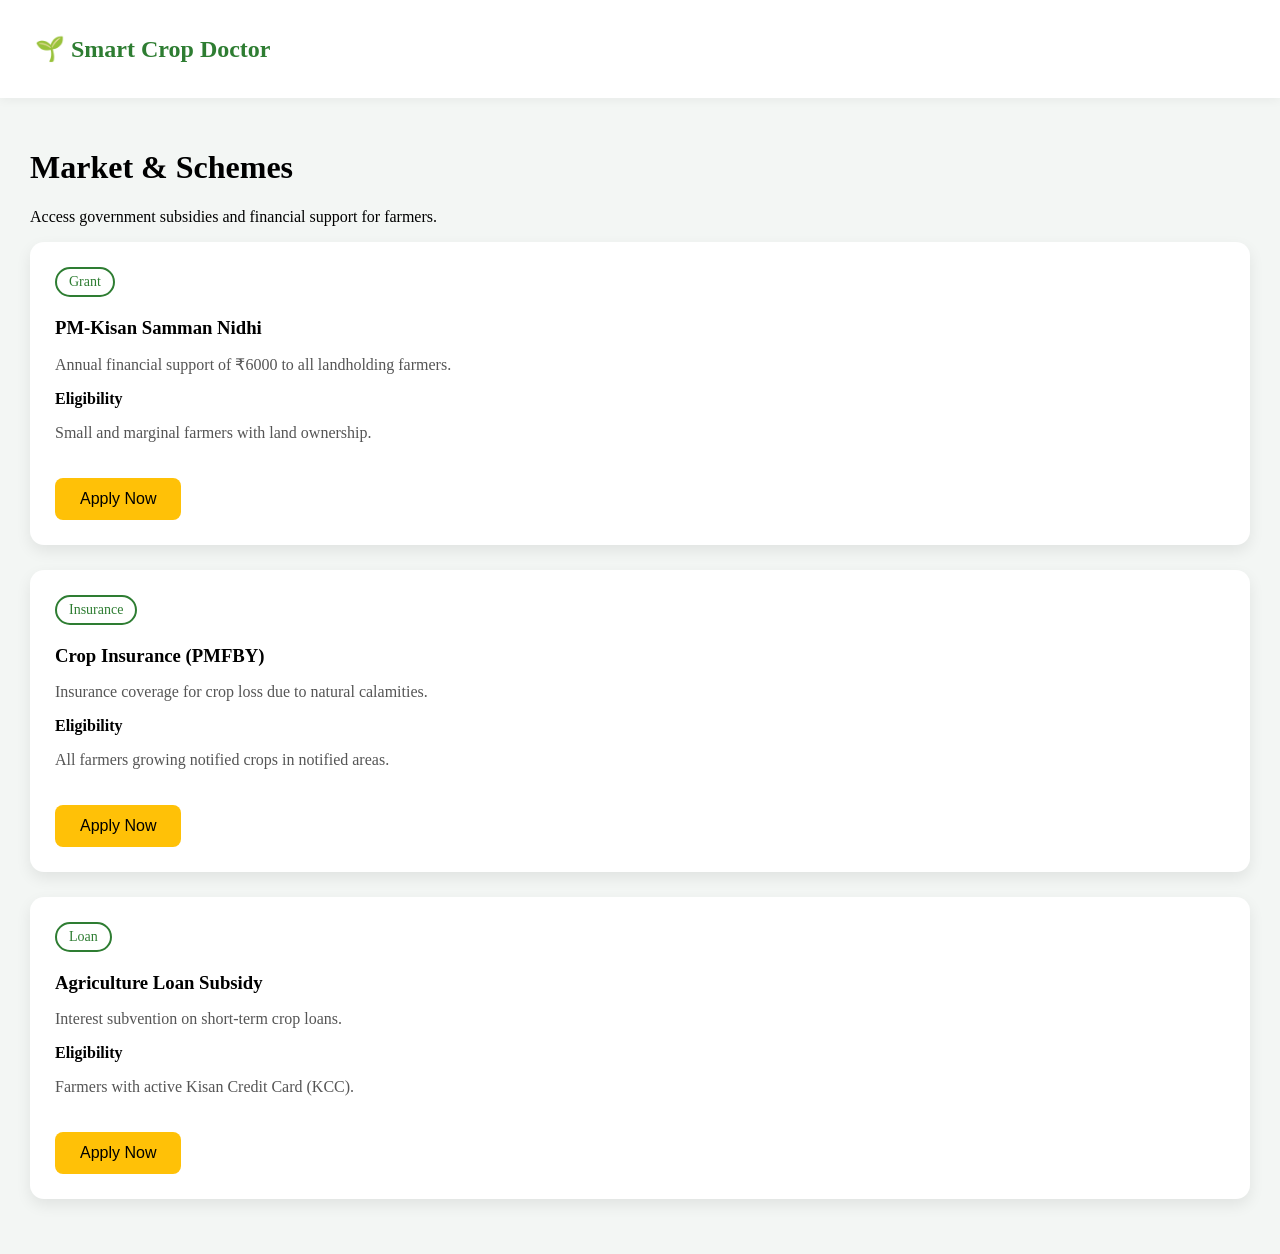
<file: subsidy.html>
<!DOCTYPE html>
<html>
<head>

<title>Government Schemes</title>

<style>

body{
font-family:Segoe UI;
background:#f3f6f4;
margin:0;
}

.header{
display:flex;
align-items:center;
padding:15px 25px;
background:white;
box-shadow:0 2px 10px rgba(0,0,0,0.05);
}

.header h2{
color:#2e7d32;
margin-left:10px;
}

.container{
padding:30px;
}

.scheme-card{
background:white;
padding:25px;
border-radius:14px;
box-shadow:0 6px 15px rgba(0,0,0,0.08);
margin-bottom:25px;
}

.tag{
display:inline-block;
border:2px solid #2e7d32;
padding:5px 12px;
border-radius:20px;
font-size:14px;
color:#2e7d32;
margin-bottom:10px;
}

.scheme-card h3{
margin:10px 0;
}

.scheme-card p{
color:#555;
}

.eligibility{
margin-top:15px;
font-weight:600;
}

.apply-btn{
margin-top:20px;
background:#ffc107;
border:none;
padding:12px 25px;
border-radius:8px;
cursor:pointer;
font-size:16px;
}

.apply-btn:hover{
background:#ffb300;
}

</style>

</head>

<body>

<div class="header">
<h2>🌱 Smart Crop Doctor</h2>
</div>

<div class="container">

<h1>Market & Schemes</h1>
<p>Access government subsidies and financial support for farmers.</p>


<div class="scheme-card">

<span class="tag">Grant</span>

<h3>PM-Kisan Samman Nidhi</h3>

<p>
Annual financial support of ₹6000 to all landholding farmers.
</p>

<div class="eligibility">
Eligibility
</div>

<p>
Small and marginal farmers with land ownership.
</p>

<button class="apply-btn"
onclick="window.open('https://pmkisan.gov.in')">
Apply Now
</button>

</div>


<div class="scheme-card">

<span class="tag">Insurance</span>

<h3>Crop Insurance (PMFBY)</h3>

<p>
Insurance coverage for crop loss due to natural calamities.
</p>

<div class="eligibility">
Eligibility
</div>

<p>
All farmers growing notified crops in notified areas.
</p>

<button class="apply-btn"
onclick="window.open('https://pmfby.gov.in')">
Apply Now
</button>

</div>


<div class="scheme-card">

<span class="tag">Loan</span>

<h3>Agriculture Loan Subsidy</h3>

<p>
Interest subvention on short-term crop loans.
</p>

<div class="eligibility">
Eligibility
</div>

<p>
Farmers with active Kisan Credit Card (KCC).
</p>

<button class="apply-btn"
onclick="window.open('https://agricoop.nic.in')">
Apply Now
</button>

</div>


</div>

</body>
</html>
</file>
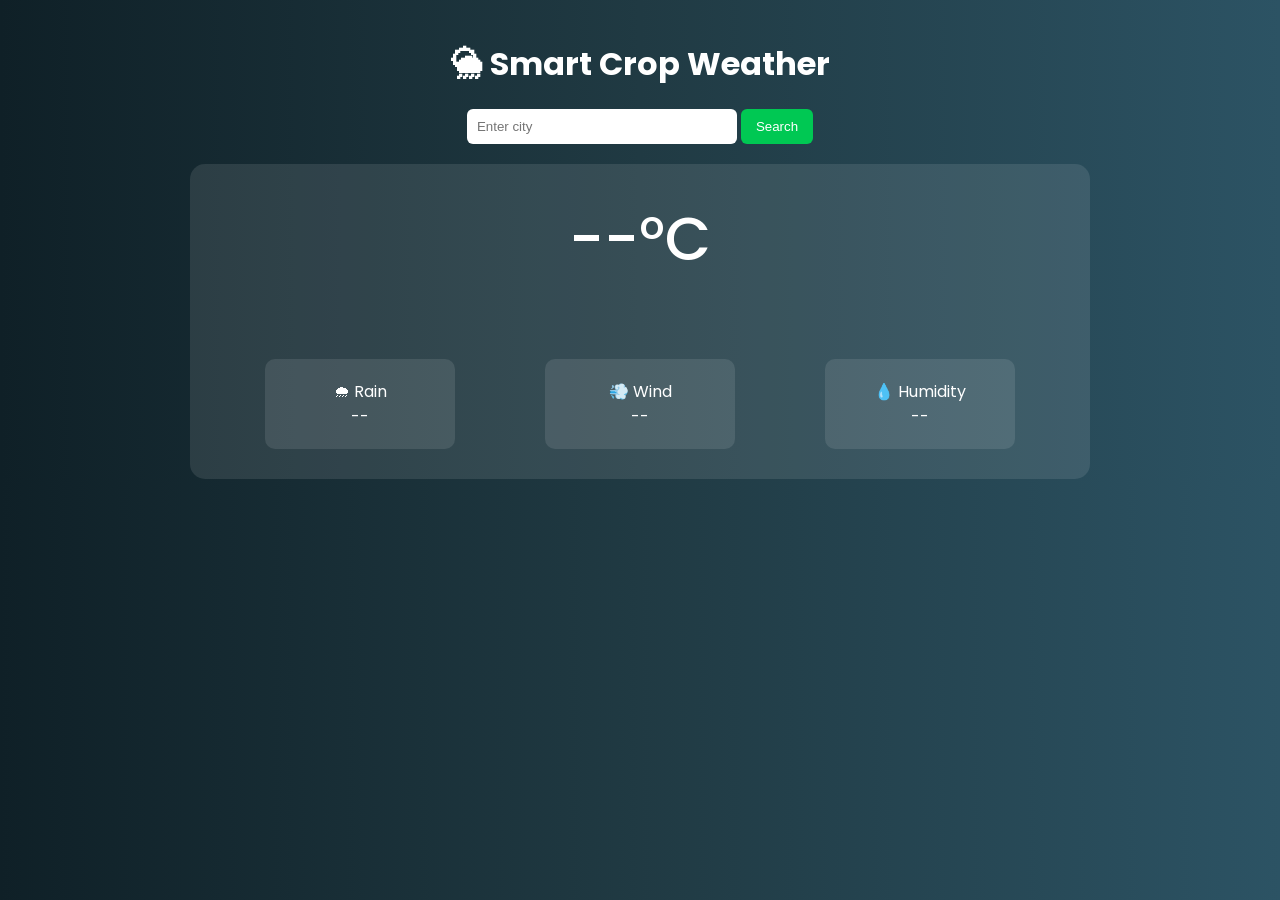
<file: whether.html>
<!DOCTYPE html>
<html>
<head>

<title>Weather | Smart Crop Doctor</title>

<link href="https://fonts.googleapis.com/css2?family=Poppins:wght@300;500&display=swap" rel="stylesheet">

<style>

body{
margin:0;
font-family:Poppins;
background:#0f2027;
background:linear-gradient(to right,#0f2027,#203a43,#2c5364);
color:white;
text-align:center;
}

.container{
width:900px;
margin:auto;
margin-top:40px;
}

.search{
margin-bottom:20px;
}

input{
padding:10px;
width:250px;
border:none;
border-radius:6px;
}

button{
padding:10px 15px;
background:#00c853;
border:none;
border-radius:6px;
color:white;
cursor:pointer;
}

.weather-box{
background:rgba(255,255,255,0.1);
padding:30px;
border-radius:15px;
}

.temp{
font-size:60px;
font-weight:500;
}

.hourly{
display:flex;
justify-content:space-between;
margin-top:20px;
overflow-x:auto;
}

.hour{
background:rgba(255,255,255,0.1);
padding:10px;
border-radius:10px;
margin-right:10px;
min-width:80px;
}

.forecast{
display:flex;
justify-content:space-between;
margin-top:25px;
}

.day{
background:rgba(255,255,255,0.1);
padding:15px;
border-radius:10px;
width:100px;
}

.details{
margin-top:30px;
display:flex;
justify-content:space-around;
}

.detail{
background:rgba(255,255,255,0.1);
padding:20px;
border-radius:10px;
width:150px;
}

</style>

</head>

<body>

<div class="container">

<h1>🌦 Smart Crop Weather</h1>

<div class="search">

<input id="city" placeholder="Enter city">

<button onclick="getWeather()">Search</button>

</div>

<div class="weather-box">

<div id="current">

<div class="temp" id="temp">--°C</div>

<div id="condition"></div>

</div>

<div class="hourly" id="hourly"></div>

<div class="forecast" id="forecast"></div>

<div class="details">

<div class="detail">
🌧 Rain
<br>
<span id="rain">--</span>
</div>

<div class="detail">
💨 Wind
<br>
<span id="wind">--</span>
</div>

<div class="detail">
💧 Humidity
<br>
<span id="humidity">--</span>
</div>

</div>

</div>

</div>

<script>

async function getWeather(){

let city=document.getElementById("city").value

let res = await fetch(`http://127.0.0.1:8000/weather/${city}`)

let data=await res.json()

document.getElementById("temp").innerText=data.current.temp+"°C"

document.getElementById("condition").innerText=data.current.condition

document.getElementById("wind").innerText=data.current.wind+" km/h"

document.getElementById("humidity").innerText=data.current.humidity+"%"

document.getElementById("rain").innerText=data.current.rain+"%"

let hourlyHTML=""

data.hourly.forEach(h=>{

hourlyHTML+=`
<div class="hour">
${h.time}
<br>
${h.temp}°C
</div>
`

})

document.getElementById("hourly").innerHTML=hourlyHTML


let forecastHTML=""

data.daily.forEach(d=>{

forecastHTML+=`

<div class="day">

${d.day}
<br><br>

${d.temp}°C

</div>

`

})

document.getElementById("forecast").innerHTML=forecastHTML

}

</script>

</body>

</html>
</file>
